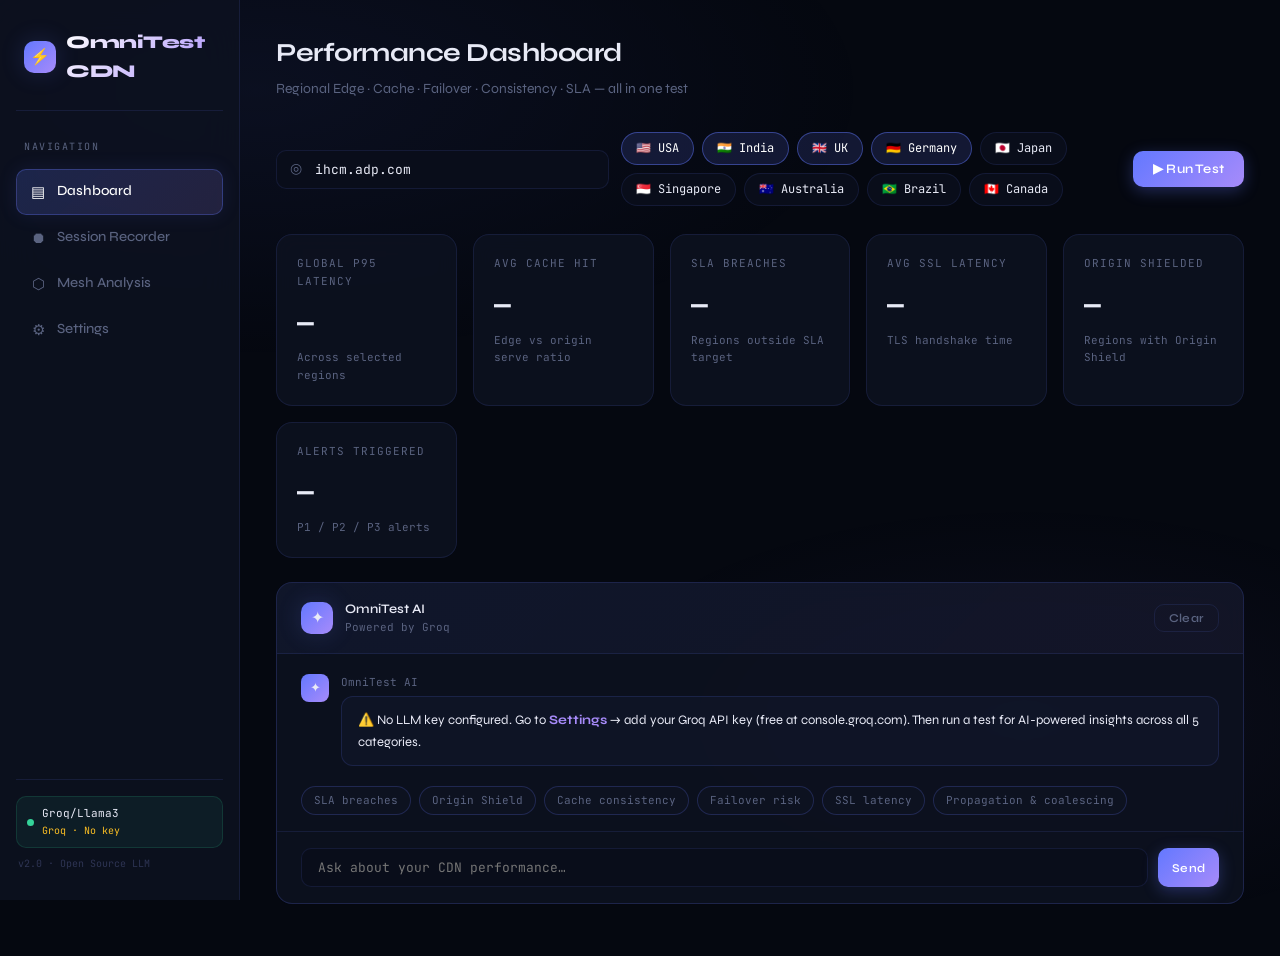
<file: index.html>
<!DOCTYPE html>
<html lang="en">
<head>
  <meta charset="UTF-8">
  <meta name="viewport" content="width=device-width, initial-scale=1.0">
  <title>OmniTest CDN — Dashboard</title>
  <link rel="stylesheet" href="/css/styles.css">
  <script src="https://cdn.plot.ly/plotly-2.27.0.min.js" defer></script>
</head>
<body>
<div class="app">
  <aside class="sidebar"></aside>
  <main class="main-content">

    <div class="page-header">
      <h1>Performance Dashboard</h1>
      <p>Regional Edge · Cache · Failover · Consistency · SLA — all in one test</p>
    </div>

    <!-- Controls -->
    <div class="controls-bar">
      <div class="input-wrap" style="flex:2;min-width:240px;">
        <span class="input-icon">◎</span>
        <input type="text" id="target-host" placeholder="ihcm.adp.com" value="ihcm.adp.com">
      </div>
      <div style="flex:3;">
        <div class="region-pills">
          <span class="region-pill" data-region="usa">🇺🇸 USA</span>
          <span class="region-pill" data-region="india">🇮🇳 India</span>
          <span class="region-pill" data-region="uk">🇬🇧 UK</span>
          <span class="region-pill" data-region="germany">🇩🇪 Germany</span>
          <span class="region-pill" data-region="japan">🇯🇵 Japan</span>
          <span class="region-pill" data-region="singapore">🇸🇬 Singapore</span>
          <span class="region-pill" data-region="australia">🇦🇺 Australia</span>
          <span class="region-pill" data-region="brazil">🇧🇷 Brazil</span>
          <span class="region-pill" data-region="canada">🇨🇦 Canada</span>
        </div>
      </div>
      <button id="run-test" class="btn btn-primary">▶ Run Test</button>
    </div>

    <!-- Top stats -->
    <div class="stats-grid">
      <div class="stat-card"><div class="stat-label">Global P95 Latency</div><div class="stat-value" id="stat-latency">—</div><div class="stat-delta">Across selected regions</div></div>
      <div class="stat-card"><div class="stat-label">Avg Cache Hit</div><div class="stat-value" id="stat-cache">—</div><div class="stat-delta">Edge vs origin serve ratio</div></div>
      <div class="stat-card"><div class="stat-label">SLA Breaches</div><div class="stat-value" id="stat-sla">—</div><div class="stat-delta">Regions outside SLA target</div></div>
      <div class="stat-card"><div class="stat-label">Avg SSL Latency</div><div class="stat-value" id="stat-ssl">—</div><div class="stat-delta">TLS handshake time</div></div>
      <div class="stat-card"><div class="stat-label">Origin Shielded</div><div class="stat-value" id="stat-shield">—</div><div class="stat-delta">Regions with Origin Shield</div></div>
      <div class="stat-card"><div class="stat-label">Alerts Triggered</div><div class="stat-value" id="stat-alerts">—</div><div class="stat-delta">P1 / P2 / P3 alerts</div></div>
    </div>

    <!-- AI Panel -->
    <div class="ai-panel">
      <div class="ai-panel-header">
        <div class="ai-avatar">✦</div>
        <div>
          <div class="ai-panel-title">OmniTest AI</div>
          <div class="ai-panel-subtitle" id="ai-provider-label">Powered by open-source LLM</div>
        </div>
        <div style="margin-left:auto;"><button class="btn btn-ghost btn-sm" onclick="document.getElementById('ai-messages').innerHTML=''">Clear</button></div>
      </div>
      <div class="ai-messages" id="ai-messages"></div>
      <div class="quick-chips">
        <span class="chip" data-q="Which regions have SLA breaches and what's causing them?">SLA breaches</span>
        <span class="chip" data-q="How is Origin Shield performing? Which regions need it enabled?">Origin Shield</span>
        <span class="chip" data-q="Are cache keys fragmented? How to fix consistency issues?">Cache consistency</span>
        <span class="chip" data-q="Which regions have failover risks? Check edge and origin health.">Failover risk</span>
        <span class="chip" data-q="What's the SSL latency breakdown? Any TLS optimisation opportunities?">SSL latency</span>
        <span class="chip" data-q="Summarise the cache propagation delays and request coalescing status.">Propagation & coalescing</span>
      </div>
      <div class="ai-input-bar">
        <input type="text" id="ai-input" placeholder="Ask about your CDN performance…">
        <button id="ai-send" class="btn btn-primary btn-sm">Send</button>
      </div>
    </div>

    <!-- Results tabs -->
    <div class="panel" id="results-panel" style="display:none;">
      <div class="panel-header">
        <div class="tabs" style="border:none;margin:0;">
          <span class="tab active" data-tab="edge">Edge Performance</span>
          <span class="tab" data-tab="cache">Cache & Origin</span>
          <span class="tab" data-tab="failover">Load & Failover</span>
          <span class="tab" data-tab="consistency">Consistency</span>
          <span class="tab" data-tab="sla">SLA & Observability</span>
        </div>
      </div>

      <!-- Tab: Edge Performance (Cat 1) -->
      <div class="tab-pane" id="pane-edge">
        <div class="panel-body" style="padding:0;">
          <div class="table-wrap"><table>
            <thead><tr><th>Region</th><th>P95 Latency</th><th>DNS</th><th>TCP</th><th>SSL/TLS ⭐</th><th>TTFB</th><th>Edge IP</th><th>Affinity</th><th>Grade</th></tr></thead>
            <tbody id="tbl-edge"><tr class="empty-row"><td colspan="9">Run a test to see results</td></tr></tbody>
          </table></div>
        </div>
      </div>

      <!-- Tab: Cache & Origin (Cat 2) -->
      <div class="tab-pane" id="pane-cache" style="display:none;">
        <div class="panel-body" style="padding:0;">
          <div class="table-wrap"><table>
            <thead><tr><th>Region</th><th>Cache Hit%</th><th>Warm Latency</th><th>Cold (Miss)</th><th>Origin Pull ⭐</th><th>Origin Shield ⭐</th><th>Shield Reduction</th><th>Geo-Block ⭐</th></tr></thead>
            <tbody id="tbl-cache"><tr class="empty-row"><td colspan="8">Run a test to see results</td></tr></tbody>
          </table></div>
        </div>
      </div>

      <!-- Tab: Load & Failover (Cat 3) -->
      <div class="tab-pane" id="pane-failover" style="display:none;">
        <div class="panel-body" style="padding:0;">
          <div class="table-wrap"><table>
            <thead><tr><th>Region</th><th>Concurrency</th><th>Overload</th><th>Isolation ⭐</th><th>Edge Health</th><th>Edge Failover ⭐</th><th>Origin Health</th><th>Origin Failover ⭐</th><th>SWR ⭐</th></tr></thead>
            <tbody id="tbl-failover"><tr class="empty-row"><td colspan="9">Run a test to see results</td></tr></tbody>
          </table></div>
        </div>
      </div>

      <!-- Tab: Consistency (Cat 4) -->
      <div class="tab-pane" id="pane-consistency" style="display:none;">
        <div class="panel-body" style="padding:0;">
          <div class="table-wrap"><table>
            <thead><tr><th>Region</th><th>Propagation Delay ⭐</th><th>Status</th><th>Cache Key Variants ⭐</th><th>Fragmented</th><th>Coalescing ⭐</th><th>Reqs Saved/100</th><th>Stampede ✓</th></tr></thead>
            <tbody id="tbl-consistency"><tr class="empty-row"><td colspan="8">Run a test to see results</td></tr></tbody>
          </table></div>
        </div>
      </div>

      <!-- Tab: SLA & Observability (Cat 5) -->
      <div class="tab-pane" id="pane-sla" style="display:none;">
        <div class="panel-body" style="padding:0;">
          <div class="table-wrap"><table>
            <thead><tr><th>Region</th><th>Availability</th><th>SLA Target</th><th>P95 vs SLA</th><th>SLA Status ⭐</th><th>Alert Level ⭐</th><th>RUM P50</th><th>RUM P75</th><th>RUM P99</th></tr></thead>
            <tbody id="tbl-sla"><tr class="empty-row"><td colspan="9">Run a test to see results</td></tr></tbody>
          </table></div>
        </div>
      </div>
    </div>

  </main>
</div>

<script src="/js/shared.js"></script>
<script src="/js/sidebar.js"></script>
<script src="/js/dashboard.js"></script>
<script>
  window.addEventListener('load', () => {
    const cfg = getSettings();
    const el = document.getElementById('ai-provider-label');
    if (el) el.textContent = `Powered by ${providerLabel(cfg.llm_provider)}`;
  });
</script>
</body>
</html>
</file>
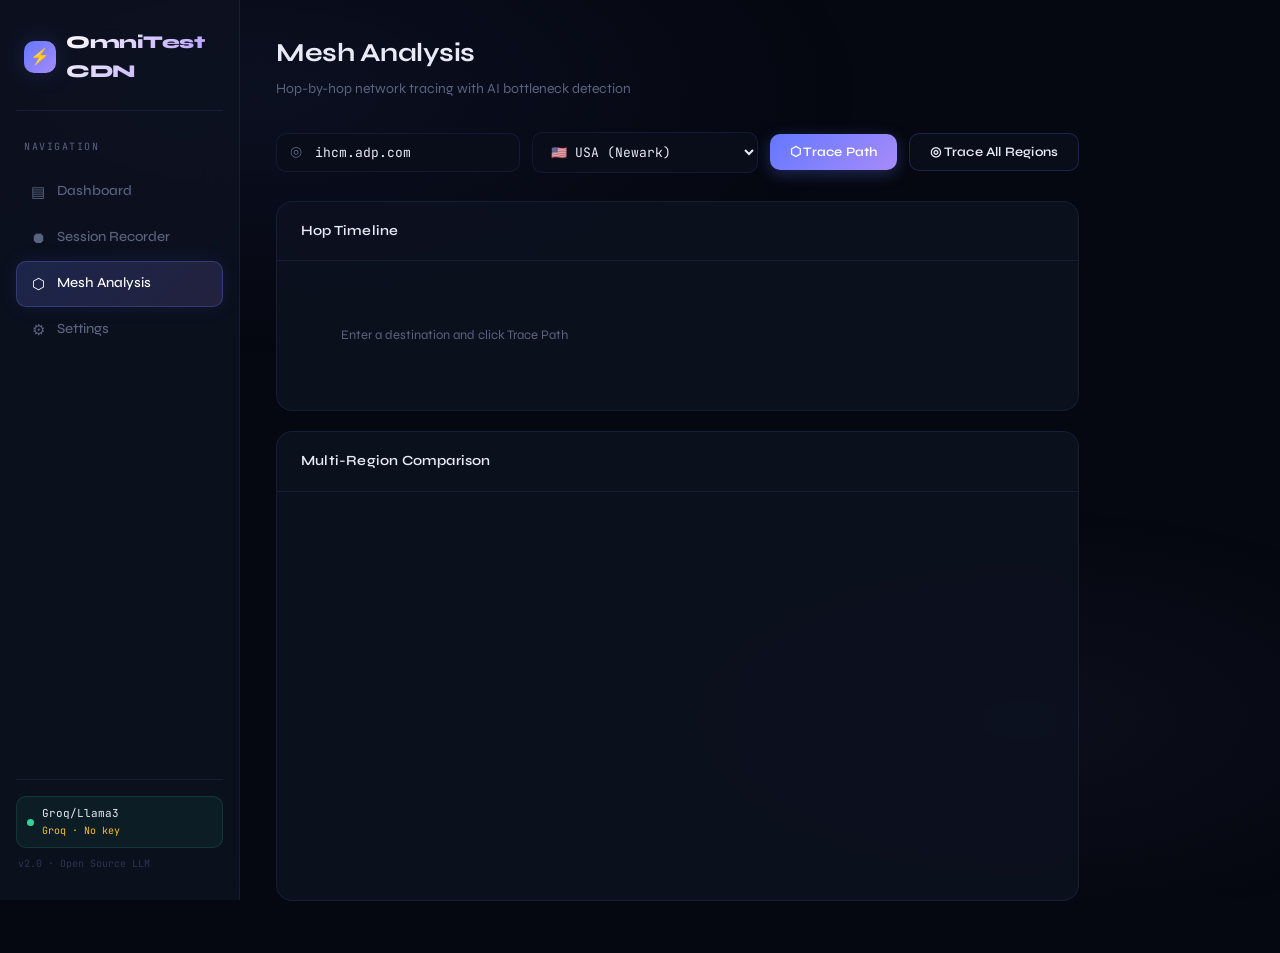
<file: mesh.html>
<!DOCTYPE html>
<html lang="en">
<head>
  <meta charset="UTF-8">
  <meta name="viewport" content="width=device-width, initial-scale=1.0">
  <title>OmniTest CDN — Mesh Analysis</title>
  <link rel="stylesheet" href="/css/styles.css">
  <script src="https://cdn.plot.ly/plotly-2.27.0.min.js" defer></script>
</head>
<body>
<div class="app">
  <aside class="sidebar"></aside>

  <main class="main-content">
    <div class="page-header">
      <h1>Mesh Analysis</h1>
      <p>Hop-by-hop network tracing with AI bottleneck detection</p>
    </div>

    <div class="controls-bar">
      <div class="input-wrap" style="flex:2;min-width:240px;">
        <span class="input-icon">◎</span>
        <input type="text" id="dest-host" placeholder="ihcm.adp.com or 23.44.231.10" value="ihcm.adp.com">
      </div>
      <div class="form-group" style="min-width:200px;">
        <select id="source-region">
          <option value="usa">🇺🇸 USA (Newark)</option>
          <option value="india">🇮🇳 India (Mumbai)</option>
          <option value="uk">🇬🇧 UK (London)</option>
          <option value="germany">🇩🇪 Germany (Frankfurt)</option>
          <option value="australia">🇦🇺 Australia (Sydney)</option>
          <option value="japan">🇯🇵 Japan (Tokyo)</option>
          <option value="singapore">🇸🇬 Singapore</option>
        </select>
      </div>
      <button id="trace-path" class="btn btn-primary">⬡ Trace Path</button>
      <button id="trace-mesh" class="btn btn-secondary">◎ Trace All Regions</button>
    </div>

    <!-- Hop Diagram -->
    <div class="panel">
      <div class="panel-header"><span class="panel-title">Hop Timeline</span></div>
      <div class="hop-diagram">
        <div class="hop-timeline" id="hop-timeline">
          <div style="padding:40px;text-align:center;color:var(--muted);font-size:13px;">Enter a destination and click Trace Path</div>
        </div>
      </div>
    </div>

    <!-- Bottleneck analysis -->
    <div id="bottleneck-analysis"></div>

    <!-- AI analysis -->
    <div id="mesh-ai"></div>

    <!-- Multi-region comparison chart -->
    <div class="panel">
      <div class="panel-header"><span class="panel-title">Multi-Region Comparison</span></div>
      <div class="panel-body">
        <div id="comparison-chart" style="height:360px;"></div>
      </div>
    </div>
  </main>
</div>

<script src="/js/shared.js"></script>
<script src="/js/sidebar.js"></script>
<script src="/js/mesh.js"></script>
</body>
</html>
</file>
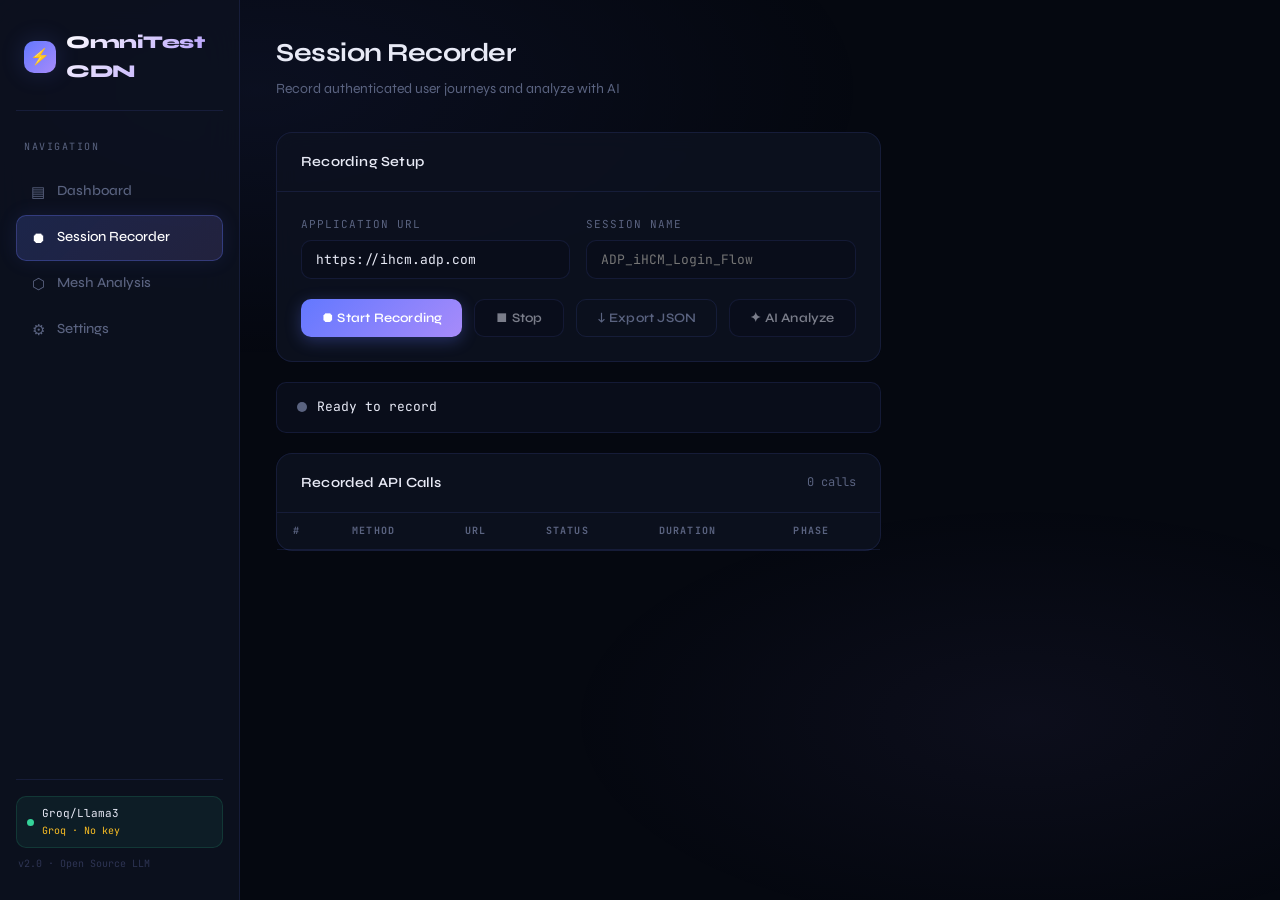
<file: recorder.html>
<!DOCTYPE html>
<html lang="en">
<head>
  <meta charset="UTF-8">
  <meta name="viewport" content="width=device-width, initial-scale=1.0">
  <title>OmniTest CDN — Session Recorder</title>
  <link rel="stylesheet" href="/css/styles.css">
</head>
<body>
<div class="app">
  <aside class="sidebar"></aside>

  <main class="main-content">
    <div class="page-header">
      <h1>Session Recorder</h1>
      <p>Record authenticated user journeys and analyze with AI</p>
    </div>

    <div class="panel">
      <div class="panel-header"><span class="panel-title">Recording Setup</span></div>
      <div class="panel-body">
        <div style="display:grid;grid-template-columns:1fr 1fr;gap:16px;margin-bottom:20px;">
          <div class="form-group">
            <label class="form-label">Application URL</label>
            <input type="text" id="app-url" placeholder="https://ihcm.adp.com" value="https://ihcm.adp.com">
          </div>
          <div class="form-group">
            <label class="form-label">Session Name</label>
            <input type="text" id="session-name" placeholder="ADP_iHCM_Login_Flow">
          </div>
        </div>
        <div style="display:flex;gap:12px;flex-wrap:wrap;">
          <button id="start-btn" class="btn btn-primary">⏺ Start Recording</button>
          <button id="stop-btn" class="btn btn-secondary" disabled>⏹ Stop</button>
          <button id="export-btn" class="btn btn-ghost" disabled>↓ Export JSON</button>
          <button id="analyze-btn" class="btn btn-secondary" disabled>✦ AI Analyze</button>
        </div>
      </div>
    </div>

    <div class="recording-status" id="rec-status">
      <div class="rec-dot"></div>
      <span id="status-text">Ready to record</span>
    </div>

    <!-- AI Analysis output -->
    <div class="panel" style="display:none;" id="ai-panel-wrapper">
      <div class="ai-panel-header">
        <div class="ai-avatar">✦</div>
        <div><div class="ai-panel-title">AI Session Analysis</div><div class="ai-panel-subtitle">Performance insights</div></div>
      </div>
      <div class="panel-body" id="ai-analysis"></div>
    </div>

    <div class="panel">
      <div class="panel-header">
        <span class="panel-title">Recorded API Calls</span>
        <span id="call-count" style="font-size:12px;color:var(--muted);font-family:var(--font-mono);">0 calls</span>
      </div>
      <div class="panel-body" style="padding:0;">
        <div class="table-wrap">
          <table>
            <thead>
              <tr>
                <th>#</th><th>Method</th><th>URL</th><th>Status</th><th>Duration</th><th>Phase</th>
              </tr>
            </thead>
            <tbody id="calls-body"></tbody>
          </table>
        </div>
      </div>
    </div>
  </main>
</div>

<script src="/js/shared.js"></script>
<script src="/js/sidebar.js"></script>
<script>
  // Show AI panel when analyze button is clicked
  document.addEventListener('DOMContentLoaded', () => {
    document.getElementById('analyze-btn')?.addEventListener('click', () => {
      document.getElementById('ai-panel-wrapper').style.display = 'block';
    });
    // Update call count
    const observer = new MutationObserver(() => {
      const rows = document.getElementById('calls-body')?.children.length || 0;
      const el = document.getElementById('call-count');
      if (el) el.textContent = `${rows} calls`;
    });
    const tbody = document.getElementById('calls-body');
    if (tbody) observer.observe(tbody, { childList: true });
  });
</script>
<script src="/js/recorder.js"></script>
</body>
</html>
</file>
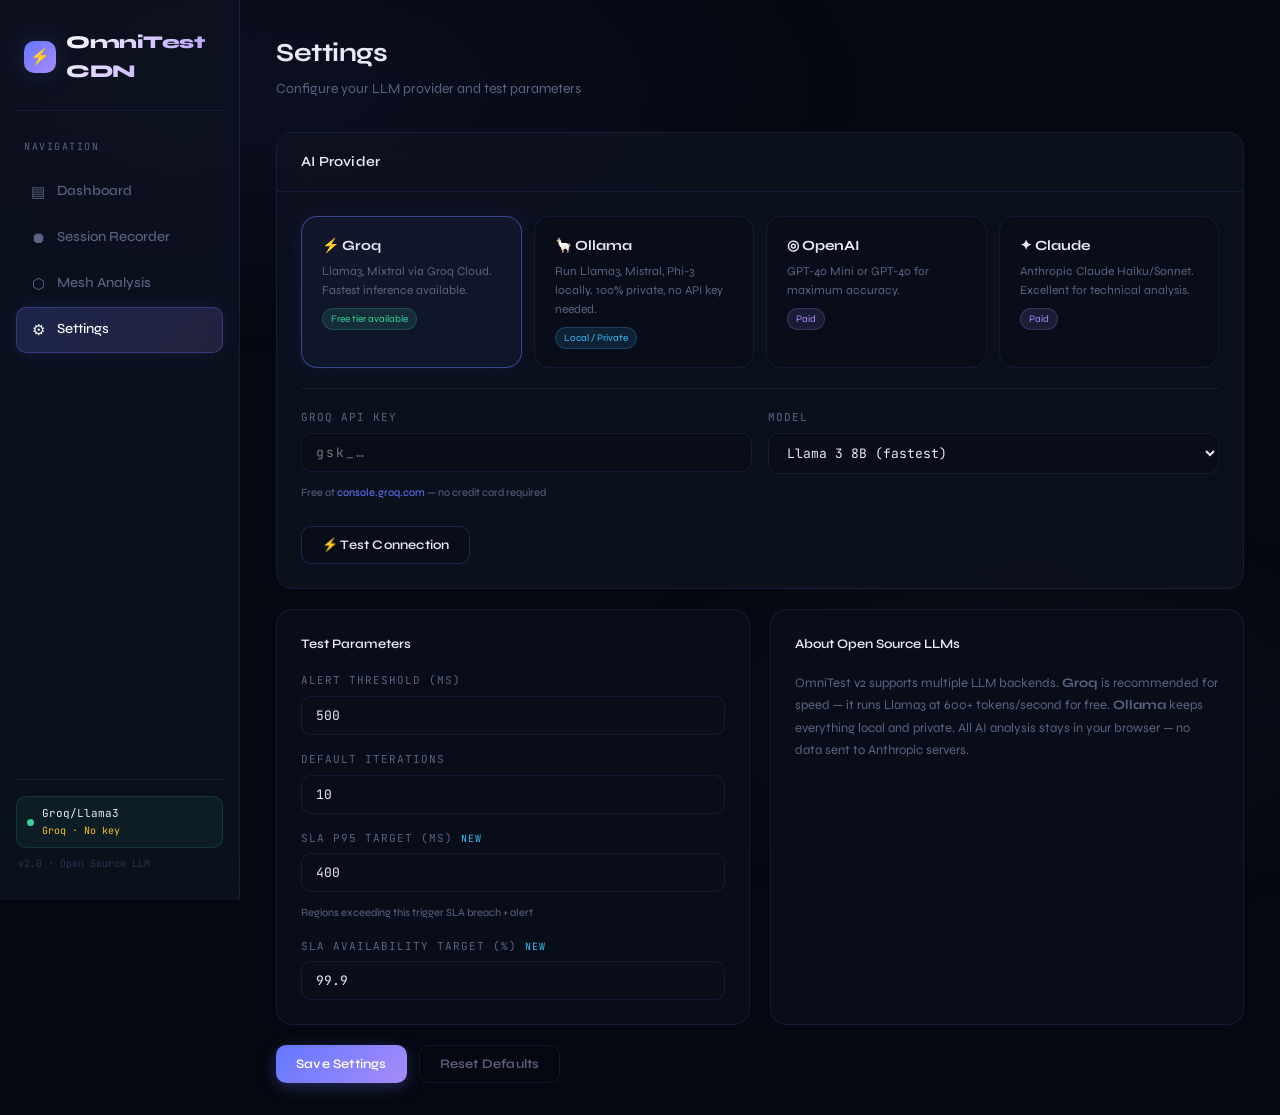
<file: settings.html>
<!DOCTYPE html>
<html lang="en">
<head>
  <meta charset="UTF-8">
  <meta name="viewport" content="width=device-width, initial-scale=1.0">
  <title>OmniTest CDN — Settings</title>
  <link rel="stylesheet" href="/css/styles.css">
  <style>
    .provider-card {
      background: var(--bg2); border: 1px solid var(--border);
      border-radius: var(--radius); padding: 18px 20px;
      cursor: pointer; transition: all 0.2s;
    }
    .provider-card:hover { border-color: var(--border2); }
    .provider-card.active { border-color: rgba(99,120,255,0.5); background: rgba(99,120,255,0.06); box-shadow: 0 0 20px rgba(99,120,255,0.08); }
    .provider-card-name { font-size: 14px; font-weight: 700; margin-bottom: 4px; }
    .provider-card-desc { font-size: 12px; color: var(--muted); }
    .provider-tag { font-size: 10px; padding: 2px 8px; border-radius: 99px; margin-top: 8px; display: inline-block; }
    .tag-free { background: rgba(52,211,153,0.12); color: var(--green); border: 1px solid rgba(52,211,153,0.2); }
    .tag-local { background: rgba(56,189,248,0.12); color: var(--accent3); border: 1px solid rgba(56,189,248,0.2); }
    .tag-cloud { background: rgba(167,139,250,0.12); color: var(--accent2); border: 1px solid rgba(167,139,250,0.2); }
    .provider-fields { margin-top: 20px; padding-top: 20px; border-top: 1px solid var(--border); }
    .key-hint { font-size: 11px; color: var(--muted); margin-top: 6px; }
    .key-hint a { color: var(--accent); text-decoration: none; }
    .key-hint a:hover { text-decoration: underline; }
    input[type="password"] { font-family: var(--font-mono); letter-spacing: 2px; }
  </style>
</head>
<body>
<div class="app">
  <aside class="sidebar"></aside>

  <main class="main-content">
    <div class="page-header">
      <h1>Settings</h1>
      <p>Configure your LLM provider and test parameters</p>
    </div>

    <input type="hidden" id="provider-input" value="groq">

    <!-- LLM Provider Selection -->
    <div class="panel" style="margin-bottom:20px;">
      <div class="panel-header"><span class="panel-title">AI Provider</span></div>
      <div class="panel-body">
        <div style="display:grid;grid-template-columns:repeat(auto-fill,minmax(200px,1fr));gap:12px;">

          <div class="provider-card" data-provider="groq">
            <div class="provider-card-name">⚡ Groq</div>
            <div class="provider-card-desc">Llama3, Mixtral via Groq Cloud. Fastest inference available.</div>
            <span class="provider-tag tag-free">Free tier available</span>
          </div>

          <div class="provider-card" data-provider="ollama">
            <div class="provider-card-name">🦙 Ollama</div>
            <div class="provider-card-desc">Run Llama3, Mistral, Phi-3 locally. 100% private, no API key needed.</div>
            <span class="provider-tag tag-local">Local / Private</span>
          </div>

          <div class="provider-card" data-provider="openai">
            <div class="provider-card-name">◎ OpenAI</div>
            <div class="provider-card-desc">GPT-4o Mini or GPT-4o for maximum accuracy.</div>
            <span class="provider-tag tag-cloud">Paid</span>
          </div>

          <div class="provider-card" data-provider="claude">
            <div class="provider-card-name">✦ Claude</div>
            <div class="provider-card-desc">Anthropic Claude Haiku/Sonnet. Excellent for technical analysis.</div>
            <span class="provider-tag tag-cloud">Paid</span>
          </div>
        </div>

        <!-- Provider-specific fields -->
        <div class="provider-fields">

          <!-- Groq -->
          <div id="fields-groq">
            <div class="llm-config-grid">
              <div class="form-group">
                <label class="form-label">Groq API Key</label>
                <input type="password" id="groq-key" placeholder="gsk_…">
                <div class="key-hint">Free at <a href="https://console.groq.com" target="_blank">console.groq.com</a> — no credit card required</div>
              </div>
              <div class="form-group">
                <label class="form-label">Model</label>
                <select id="groq-model">
                  <option value="llama3-8b-8192">Llama 3 8B (fastest)</option>
                  <option value="llama3-70b-8192">Llama 3 70B (smarter)</option>
                  <option value="mixtral-8x7b-32768">Mixtral 8x7B (32k ctx)</option>
                  <option value="gemma-7b-it">Gemma 7B</option>
                </select>
              </div>
            </div>
          </div>

          <!-- Ollama -->
          <div id="fields-ollama" style="display:none;">
            <div class="llm-config-grid">
              <div class="form-group">
                <label class="form-label">Ollama URL</label>
                <input type="text" id="ollama-url" placeholder="http://localhost:11434">
                <div class="key-hint">Run <code class="code">ollama serve</code> locally. Install from <a href="https://ollama.com" target="_blank">ollama.com</a></div>
              </div>
              <div class="form-group">
                <label class="form-label">Model</label>
                <input type="text" id="ollama-model" placeholder="llama3:8b">
                <div class="key-hint">Pull with <code class="code">ollama pull llama3:8b</code></div>
              </div>
            </div>
            <div style="margin-top:16px;padding:14px;background:rgba(56,189,248,0.05);border:1px solid rgba(56,189,248,0.15);border-radius:12px;font-size:12px;color:var(--muted);">
              ℹ️ For Ollama to work from this browser, you need CORS enabled: <code class="code">OLLAMA_ORIGINS=* ollama serve</code>
            </div>
          </div>

          <!-- OpenAI -->
          <div id="fields-openai" style="display:none;">
            <div class="llm-config-grid">
              <div class="form-group">
                <label class="form-label">OpenAI API Key</label>
                <input type="password" id="openai-key" placeholder="sk-…">
                <div class="key-hint">From <a href="https://platform.openai.com/api-keys" target="_blank">platform.openai.com</a></div>
              </div>
              <div class="form-group">
                <label class="form-label">Model</label>
                <select id="openai-model">
                  <option value="gpt-4o-mini">GPT-4o Mini (cheap)</option>
                  <option value="gpt-4o">GPT-4o (best)</option>
                  <option value="gpt-3.5-turbo">GPT-3.5 Turbo</option>
                </select>
              </div>
            </div>
          </div>

          <!-- Claude -->
          <div id="fields-claude" style="display:none;">
            <div class="llm-config-grid">
              <div class="form-group">
                <label class="form-label">Anthropic API Key</label>
                <input type="password" id="claude-key" placeholder="sk-ant-…">
                <div class="key-hint">From <a href="https://console.anthropic.com" target="_blank">console.anthropic.com</a></div>
              </div>
              <div class="form-group">
                <label class="form-label">Model</label>
                <select id="claude-model">
                  <option value="claude-haiku-3-5-20241022">Claude Haiku 3.5 (fast)</option>
                  <option value="claude-sonnet-4-5">Claude Sonnet 4.5</option>
                </select>
              </div>
            </div>
          </div>

        </div><!-- /provider-fields -->

        <div style="display:flex;gap:12px;margin-top:24px;">
          <button id="test-btn" class="btn btn-secondary">⚡ Test Connection</button>
        </div>
      </div>
    </div>

    <!-- Test Parameters -->
    <div class="settings-grid">
      <div class="settings-section">
        <h3>Test Parameters</h3>
        <div class="setting-row">
          <label class="form-label">Alert Threshold (ms)</label>
          <input type="number" id="alert-threshold" value="500" min="50" max="5000">
        </div>
        <div class="setting-row">
          <label class="form-label">Default Iterations</label>
          <input type="number" id="iterations" value="10" min="1" max="100">
        </div>
        <div class="setting-row">
          <label class="form-label">SLA P95 Target (ms) <span style="color:var(--accent3);font-size:10px;">NEW</span></label>
          <input type="number" id="sla-p95" value="400" min="50" max="5000">
          <div class="key-hint">Regions exceeding this trigger SLA breach + alert</div>
        </div>
        <div class="setting-row">
          <label class="form-label">SLA Availability Target (%) <span style="color:var(--accent3);font-size:10px;">NEW</span></label>
          <input type="number" id="sla-avail" value="99.9" min="90" max="100" step="0.1">
        </div>
      </div>
      <div class="settings-section">
        <h3>About Open Source LLMs</h3>
        <p style="font-size:13px;color:var(--muted);line-height:1.7;">
          OmniTest v2 supports multiple LLM backends. <strong>Groq</strong> is recommended for speed — 
          it runs Llama3 at 600+ tokens/second for free. <strong>Ollama</strong> keeps everything 
          local and private. All AI analysis stays in your browser — no data sent to Anthropic servers.
        </p>
      </div>
    </div>

    <div class="settings-actions">
      <button id="save-btn" class="btn btn-primary">Save Settings</button>
      <button id="reset-btn" class="btn btn-ghost">Reset Defaults</button>
    </div>

  </main>
</div>

<script src="/js/shared.js"></script>
<script src="/js/sidebar.js"></script>
<script src="/js/settings.js"></script>
</body>
</html>
</file>
<file: css/styles.css>
@import url('https://fonts.googleapis.com/css2?family=JetBrains+Mono:wght@300;400;500;600;700&family=Syne:wght@400;500;600;700;800&display=swap');

*, *::before, *::after { margin: 0; padding: 0; box-sizing: border-box; }

:root {
  --bg:          #050810;
  --bg2:         #090d1a;
  --bg3:         #0d1220;
  --panel:       rgba(13,18,32,0.85);
  --border:      rgba(99,120,255,0.12);
  --border2:     rgba(99,120,255,0.22);
  --text:        #e8eaf6;
  --muted:       #5a6380;
  --dim:         #2e3554;
  --accent:      #6378ff;
  --accent2:     #a78bfa;
  --accent3:     #38bdf8;
  --green:       #34d399;
  --yellow:      #fbbf24;
  --red:         #f87171;
  --glow:        0 0 24px rgba(99,120,255,0.18);
  --glow2:       0 0 48px rgba(99,120,255,0.1);
  --radius:      16px;
  --radius-sm:   10px;
  --font-mono:   'JetBrains Mono', monospace;
  --font-sans:   'Syne', sans-serif;
}

html { scroll-behavior: smooth; }

body {
  font-family: var(--font-sans);
  background: var(--bg);
  color: var(--text);
  line-height: 1.6;
  overflow-x: hidden;
}

body::before {
  content: '';
  position: fixed;
  inset: 0;
  background:
    radial-gradient(ellipse 80% 50% at 20% 10%, rgba(99,120,255,0.07) 0%, transparent 60%),
    radial-gradient(ellipse 60% 40% at 80% 80%, rgba(167,139,250,0.05) 0%, transparent 60%);
  pointer-events: none;
  z-index: 0;
}

/* ── Scrollbar ── */
::-webkit-scrollbar { width: 6px; height: 6px; }
::-webkit-scrollbar-track { background: var(--bg2); }
::-webkit-scrollbar-thumb { background: var(--dim); border-radius: 99px; }
::-webkit-scrollbar-thumb:hover { background: var(--accent); }

/* ── Layout ── */
.app { display: flex; min-height: 100vh; position: relative; z-index: 1; }

/* ── Sidebar ── */
.sidebar {
  position: fixed; left: 0; top: 0;
  width: 240px; height: 100%;
  background: var(--panel);
  border-right: 1px solid var(--border);
  backdrop-filter: blur(20px);
  padding: 28px 16px;
  display: flex; flex-direction: column; gap: 8px;
  z-index: 200;
}

.logo {
  font-family: var(--font-sans);
  font-weight: 800;
  font-size: 18px;
  letter-spacing: -0.5px;
  padding: 0 8px 24px;
  border-bottom: 1px solid var(--border);
  margin-bottom: 8px;
  display: flex; align-items: center; gap: 10px;
}
.logo-icon {
  width: 32px; height: 32px;
  background: linear-gradient(135deg, var(--accent), var(--accent2));
  border-radius: 10px;
  display: flex; align-items: center; justify-content: center;
  font-size: 16px;
  box-shadow: var(--glow);
  flex-shrink: 0;
}
.logo-text { background: linear-gradient(135deg, #fff, var(--accent2)); -webkit-background-clip: text; background-clip: text; color: transparent; }

.nav-section { font-size: 10px; letter-spacing: 1.5px; text-transform: uppercase; color: var(--muted); padding: 12px 8px 6px; font-family: var(--font-mono); }

.sidebar nav a {
  display: flex; align-items: center; gap: 10px;
  padding: 10px 12px;
  border-radius: var(--radius-sm);
  color: var(--muted);
  text-decoration: none;
  font-size: 14px; font-weight: 500;
  transition: all 0.2s;
  border: 1px solid transparent;
}
.sidebar nav a:hover { color: var(--text); background: rgba(99,120,255,0.06); }
.sidebar nav a.active {
  color: white;
  background: linear-gradient(135deg, rgba(99,120,255,0.2), rgba(167,139,250,0.15));
  border-color: rgba(99,120,255,0.3);
  box-shadow: 0 0 20px rgba(99,120,255,0.1);
}
.nav-icon { width: 18px; text-align: center; font-size: 15px; }

.sidebar-footer {
  margin-top: auto; padding-top: 16px; border-top: 1px solid var(--border);
  font-size: 11px; color: var(--muted); font-family: var(--font-mono);
}
.llm-badge {
  display: flex; align-items: center; gap: 8px;
  padding: 8px 10px; border-radius: var(--radius-sm);
  background: rgba(52,211,153,0.07); border: 1px solid rgba(52,211,153,0.15);
  margin-bottom: 8px;
}
.llm-dot { width: 7px; height: 7px; border-radius: 50%; background: var(--green); animation: pulse 2s infinite; }
@keyframes pulse { 0%,100%{opacity:1;} 50%{opacity:0.4;} }

/* ── Main ── */
.main-content { margin-left: 240px; padding: 32px 36px; min-height: 100vh; }

/* ── Page Header ── */
.page-header { margin-bottom: 32px; }
.page-header h1 { font-size: 26px; font-weight: 700; letter-spacing: -0.5px; }
.page-header p { color: var(--muted); font-size: 14px; margin-top: 4px; }

/* ── Controls Bar ── */
.controls-bar {
  display: flex; gap: 12px; align-items: center;
  flex-wrap: wrap; margin-bottom: 28px;
}
.input-wrap { position: relative; flex: 1; min-width: 200px; }
.input-wrap .input-icon { position: absolute; left: 14px; top: 50%; transform: translateY(-50%); color: var(--muted); font-size: 14px; pointer-events: none; }

input[type="text"], input[type="number"], input[type="password"], select, textarea {
  width: 100%;
  background: var(--bg2);
  border: 1px solid var(--border);
  border-radius: var(--radius-sm);
  color: var(--text);
  font-family: var(--font-mono);
  font-size: 13px;
  padding: 10px 14px;
  outline: none;
  transition: border-color 0.2s, box-shadow 0.2s;
}
.input-wrap input { padding-left: 38px; }
input:focus, select:focus, textarea:focus {
  border-color: rgba(99,120,255,0.5);
  box-shadow: 0 0 0 3px rgba(99,120,255,0.08);
}
select option { background: var(--bg2); }
select[multiple] { height: auto; }

/* Buttons */
.btn {
  display: inline-flex; align-items: center; gap: 8px;
  padding: 10px 20px; border-radius: var(--radius-sm);
  font-family: var(--font-sans); font-size: 13px; font-weight: 600;
  cursor: pointer; border: none; transition: all 0.2s;
  white-space: nowrap; letter-spacing: 0.2px;
}
.btn-primary {
  background: linear-gradient(135deg, var(--accent), var(--accent2));
  color: white; box-shadow: 0 4px 16px rgba(99,120,255,0.3);
}
.btn-primary:hover { transform: translateY(-1px); box-shadow: 0 6px 20px rgba(99,120,255,0.4); }
.btn-primary:disabled { opacity: 0.5; transform: none; cursor: not-allowed; }
.btn-secondary {
  background: var(--bg2); color: var(--text);
  border: 1px solid var(--border2);
}
.btn-secondary:hover { border-color: rgba(99,120,255,0.4); background: var(--bg3); }
.btn-secondary:disabled { opacity: 0.5; cursor: not-allowed; }
.btn-ghost { background: transparent; color: var(--muted); border: 1px solid var(--border); }
.btn-ghost:hover { color: var(--text); border-color: var(--border2); }
.btn-sm { padding: 6px 14px; font-size: 12px; }
.btn-danger { background: rgba(248,113,113,0.15); color: var(--red); border: 1px solid rgba(248,113,113,0.25); }
.btn-danger:hover { background: rgba(248,113,113,0.25); }

/* Spinning loader in button */
.btn .spinner { width: 14px; height: 14px; border: 2px solid rgba(255,255,255,0.3); border-top-color: white; border-radius: 50%; animation: spin 0.7s linear infinite; }
@keyframes spin { to { transform: rotate(360deg); } }

/* ── Stats Grid ── */
.stats-grid { display: grid; grid-template-columns: repeat(auto-fit, minmax(180px, 1fr)); gap: 16px; margin-bottom: 24px; }
.stat-card {
  background: var(--panel); border: 1px solid var(--border);
  border-radius: var(--radius); padding: 20px;
  backdrop-filter: blur(10px);
  transition: border-color 0.2s, transform 0.2s;
}
.stat-card:hover { border-color: var(--border2); transform: translateY(-2px); }
.stat-label { font-size: 11px; text-transform: uppercase; letter-spacing: 1px; color: var(--muted); font-family: var(--font-mono); margin-bottom: 10px; }
.stat-value { font-size: 28px; font-weight: 700; font-family: var(--font-mono); letter-spacing: -1px; }
.stat-value.good { color: var(--green); }
.stat-value.warn { color: var(--yellow); }
.stat-value.bad  { color: var(--red); }
.stat-delta { font-size: 11px; color: var(--muted); margin-top: 4px; font-family: var(--font-mono); }

/* ── Panel / Card ── */
.panel {
  background: var(--panel); border: 1px solid var(--border);
  border-radius: var(--radius); backdrop-filter: blur(10px);
  margin-bottom: 20px;
}
.panel-header {
  display: flex; align-items: center; justify-content: space-between;
  padding: 18px 24px; border-bottom: 1px solid var(--border);
}
.panel-title { font-size: 14px; font-weight: 600; letter-spacing: 0.2px; }
.panel-body { padding: 24px; }

/* ── AI Chat Panel ── */
.ai-panel {
  background: var(--panel); border: 1px solid rgba(99,120,255,0.2);
  border-radius: var(--radius); backdrop-filter: blur(10px);
  margin-bottom: 20px; overflow: hidden;
}
.ai-panel-header {
  display: flex; align-items: center; gap: 12px;
  padding: 16px 24px; border-bottom: 1px solid var(--border);
  background: linear-gradient(135deg, rgba(99,120,255,0.06), rgba(167,139,250,0.04));
}
.ai-avatar {
  width: 32px; height: 32px; border-radius: 10px;
  background: linear-gradient(135deg, var(--accent), var(--accent2));
  display: flex; align-items: center; justify-content: center;
  font-size: 16px; flex-shrink: 0; box-shadow: var(--glow);
}
.ai-panel-title { font-size: 13px; font-weight: 600; }
.ai-panel-subtitle { font-size: 11px; color: var(--muted); font-family: var(--font-mono); }

.ai-messages {
  padding: 20px 24px;
  max-height: 420px;
  overflow-y: auto;
  display: flex; flex-direction: column; gap: 16px;
}
.ai-message { display: flex; gap: 12px; animation: fadeUp 0.3s ease; }
@keyframes fadeUp { from { opacity: 0; transform: translateY(8px); } to { opacity: 1; transform: translateY(0); } }

.msg-avatar {
  width: 28px; height: 28px; border-radius: 8px; flex-shrink: 0;
  display: flex; align-items: center; justify-content: center; font-size: 13px;
}
.msg-avatar.ai { background: linear-gradient(135deg, var(--accent), var(--accent2)); }
.msg-avatar.user { background: var(--bg3); border: 1px solid var(--border2); }

.msg-content { flex: 1; }
.msg-name { font-size: 11px; color: var(--muted); font-family: var(--font-mono); margin-bottom: 4px; }
.msg-text {
  font-size: 13px; line-height: 1.7; color: var(--text);
  background: var(--bg2); border: 1px solid var(--border);
  border-radius: 12px; padding: 12px 16px;
}
.msg-text.ai { border-color: rgba(99,120,255,0.15); background: rgba(99,120,255,0.04); }
.msg-text ul { padding-left: 18px; margin-top: 6px; }
.msg-text li { margin: 4px 0; }
.msg-text strong { color: var(--accent2); }
.msg-text code { font-family: var(--font-mono); font-size: 12px; background: var(--bg3); padding: 1px 6px; border-radius: 4px; color: var(--accent3); }

.ai-thinking {
  display: flex; gap: 5px; align-items: center; padding: 12px 16px;
  background: rgba(99,120,255,0.04); border: 1px solid rgba(99,120,255,0.15);
  border-radius: 12px;
}
.ai-thinking span { width: 6px; height: 6px; border-radius: 50%; background: var(--accent); animation: bounce 1.2s infinite; }
.ai-thinking span:nth-child(2) { animation-delay: 0.2s; background: var(--accent2); }
.ai-thinking span:nth-child(3) { animation-delay: 0.4s; background: var(--accent3); }
@keyframes bounce { 0%,100%{transform:translateY(0);opacity:0.5;} 50%{transform:translateY(-5px);opacity:1;} }

.ai-input-bar {
  display: flex; gap: 10px;
  padding: 16px 24px; border-top: 1px solid var(--border);
}
.ai-input-bar input { flex: 1; }
.ai-input-bar input { padding: 10px 16px; }

/* Quick question chips */
.quick-chips { display: flex; gap: 8px; flex-wrap: wrap; padding: 0 24px 16px; }
.chip {
  font-size: 11px; padding: 5px 12px; border-radius: 99px;
  background: var(--bg3); border: 1px solid var(--border2);
  color: var(--muted); cursor: pointer; transition: all 0.2s;
  font-family: var(--font-mono);
}
.chip:hover { color: var(--text); border-color: rgba(99,120,255,0.4); background: rgba(99,120,255,0.08); }

/* ── Performance Table ── */
.table-wrap { overflow-x: auto; }
table { width: 100%; border-collapse: collapse; font-size: 13px; }
thead th {
  text-align: left; padding: 10px 16px;
  font-size: 10px; text-transform: uppercase; letter-spacing: 1.2px;
  color: var(--muted); font-family: var(--font-mono);
  border-bottom: 1px solid var(--border);
  white-space: nowrap;
}
tbody tr { border-bottom: 1px solid rgba(99,120,255,0.05); transition: background 0.15s; }
tbody tr:hover { background: rgba(99,120,255,0.04); }
tbody td { padding: 12px 16px; font-family: var(--font-mono); font-size: 12px; vertical-align: middle; }
.td-name { font-family: var(--font-sans); font-size: 13px; font-weight: 500; }
.empty-row td { text-align: center; color: var(--muted); padding: 40px; }

/* Latency bar */
.latency-bar-wrap { display: flex; align-items: center; gap: 10px; }
.latency-bar { height: 4px; border-radius: 2px; flex: 1; max-width: 80px; background: var(--bg3); overflow: hidden; }
.latency-bar-fill { height: 100%; border-radius: 2px; transition: width 0.6s ease; }

/* Badge */
.badge {
  display: inline-block; padding: 3px 10px; border-radius: 99px;
  font-size: 11px; font-weight: 600; font-family: var(--font-mono);
  letter-spacing: 0.3px;
}
.badge-A, .badge-Aplus { background: rgba(52,211,153,0.12); color: var(--green); border: 1px solid rgba(52,211,153,0.2); }
.badge-B { background: rgba(251,191,36,0.12); color: var(--yellow); border: 1px solid rgba(251,191,36,0.2); }
.badge-C, .badge-D { background: rgba(248,113,113,0.12); color: var(--red); border: 1px solid rgba(248,113,113,0.2); }

/* ── LLM Config Panel ── */
.llm-config-grid { display: grid; grid-template-columns: 1fr 1fr; gap: 16px; }
.form-group { display: flex; flex-direction: column; gap: 6px; }
.form-label { font-size: 11px; text-transform: uppercase; letter-spacing: 1px; color: var(--muted); font-family: var(--font-mono); }

/* ── Model Cards ── */
.model-grid { display: grid; grid-template-columns: repeat(auto-fill, minmax(200px, 1fr)); gap: 12px; margin-top: 16px; }
.model-card {
  background: var(--bg2); border: 1px solid var(--border);
  border-radius: var(--radius-sm); padding: 16px;
  cursor: pointer; transition: all 0.2s;
}
.model-card:hover { border-color: var(--border2); }
.model-card.active { border-color: rgba(99,120,255,0.5); background: rgba(99,120,255,0.06); }
.model-card-name { font-size: 13px; font-weight: 600; font-family: var(--font-mono); margin-bottom: 4px; }
.model-card-desc { font-size: 11px; color: var(--muted); }
.model-card-badge { font-size: 10px; margin-top: 8px; }

/* ── Hop Trace ── */
.hop-timeline { display: flex; align-items: center; flex-wrap: wrap; gap: 0; padding: 24px; overflow-x: auto; }
.hop-node {
  background: var(--bg2); border: 1px solid var(--border);
  border-radius: var(--radius-sm); padding: 14px 16px;
  text-align: center; min-width: 110px; position: relative;
  transition: all 0.2s;
}
.hop-node:hover { border-color: var(--border2); transform: translateY(-2px); }
.hop-node.bottleneck { border-color: rgba(248,113,113,0.4); background: rgba(248,113,113,0.05); }
.hop-latency { font-size: 18px; font-weight: 700; font-family: var(--font-mono); margin: 6px 0; }
.hop-arrow { color: var(--muted); font-size: 18px; padding: 0 6px; flex-shrink: 0; }

/* ── Recorder ── */
.recording-status {
  display: flex; align-items: center; gap: 10px;
  padding: 14px 20px; border-radius: var(--radius-sm);
  background: var(--bg2); border: 1px solid var(--border);
  margin-bottom: 20px; font-family: var(--font-mono); font-size: 13px;
}
.rec-dot { width: 10px; height: 10px; border-radius: 50%; background: var(--muted); flex-shrink: 0; }
.recording-status.recording .rec-dot { background: var(--red); animation: pulse 1s infinite; }
.recording-status.recording { border-color: rgba(248,113,113,0.25); background: rgba(248,113,113,0.04); }

/* ── Settings ── */
.settings-grid { display: grid; grid-template-columns: 1fr 1fr; gap: 20px; }
.settings-section { background: var(--bg2); border: 1px solid var(--border); border-radius: var(--radius); padding: 24px; }
.settings-section h3 { font-size: 13px; font-weight: 600; margin-bottom: 18px; color: var(--text); }
.setting-row { display: flex; flex-direction: column; gap: 6px; margin-bottom: 16px; }
.setting-row:last-child { margin-bottom: 0; }
.settings-actions { display: flex; gap: 12px; margin-top: 20px; }
.switch-row { display: flex; align-items: center; justify-content: space-between; padding: 10px 0; }

/* Toggle switch */
.toggle { position: relative; width: 40px; height: 22px; flex-shrink: 0; }
.toggle input { opacity: 0; width: 0; height: 0; }
.toggle-slider {
  position: absolute; inset: 0; cursor: pointer;
  background: var(--bg3); border: 1px solid var(--border2);
  border-radius: 99px; transition: 0.2s;
}
.toggle-slider::before {
  content: ''; position: absolute; width: 16px; height: 16px;
  left: 2px; top: 2px; border-radius: 50%;
  background: var(--muted); transition: 0.2s;
}
.toggle input:checked + .toggle-slider { background: rgba(99,120,255,0.3); border-color: var(--accent); }
.toggle input:checked + .toggle-slider::before { transform: translateX(18px); background: var(--accent); }

/* ── Toast ── */
.toast-container { position: fixed; bottom: 24px; right: 24px; z-index: 9999; display: flex; flex-direction: column; gap: 10px; }
.toast {
  padding: 12px 20px; border-radius: var(--radius-sm);
  font-size: 13px; font-family: var(--font-mono);
  backdrop-filter: blur(20px); box-shadow: 0 8px 32px rgba(0,0,0,0.4);
  animation: slideUp 0.3s ease, fadeOut 0.3s ease 2.7s forwards;
  border: 1px solid var(--border2);
  max-width: 360px;
}
@keyframes slideUp { from { opacity:0; transform: translateY(12px); } to { opacity:1; transform: translateY(0); } }
@keyframes fadeOut { to { opacity:0; } }
.toast.success { background: rgba(52,211,153,0.1); border-color: rgba(52,211,153,0.3); color: var(--green); }
.toast.error   { background: rgba(248,113,113,0.1); border-color: rgba(248,113,113,0.3); color: var(--red); }
.toast.info    { background: rgba(99,120,255,0.1); border-color: rgba(99,120,255,0.3); color: var(--accent2); }

/* ── Select group ── */
.region-pills { display: flex; gap: 8px; flex-wrap: wrap; }
.region-pill {
  padding: 6px 14px; border-radius: 99px;
  background: var(--bg2); border: 1px solid var(--border);
  font-size: 12px; cursor: pointer; transition: all 0.2s;
  font-family: var(--font-mono); user-select: none;
}
.region-pill.selected { background: rgba(99,120,255,0.15); border-color: rgba(99,120,255,0.45); color: white; }
.region-pill:hover:not(.selected) { border-color: var(--border2); }

/* ── Plotly overrides ── */
.js-plotly-plot .plotly .modebar { display: none !important; }

/* ── Tabs ── */
.tabs { display: flex; gap: 4px; border-bottom: 1px solid var(--border); margin-bottom: 20px; }
.tab {
  padding: 10px 18px; font-size: 13px; font-weight: 500;
  color: var(--muted); cursor: pointer; border-bottom: 2px solid transparent;
  margin-bottom: -1px; transition: all 0.2s;
}
.tab:hover { color: var(--text); }
.tab.active { color: var(--text); border-bottom-color: var(--accent); }

/* ── Misc ── */
.divider { border: none; border-top: 1px solid var(--border); margin: 20px 0; }
.code { font-family: var(--font-mono); font-size: 12px; background: var(--bg3); color: var(--accent3); padding: 2px 7px; border-radius: 4px; }
.text-muted { color: var(--muted); }
.text-sm { font-size: 12px; }
.flex { display: flex; }
.items-center { align-items: center; }
.gap-8 { gap: 8px; }
.gap-12 { gap: 12px; }
.gap-16 { gap: 16px; }
.mt-8 { margin-top: 8px; }
.mt-16 { margin-top: 16px; }
.mt-24 { margin-top: 24px; }
.full-width { width: 100%; }
.text-center { text-align: center; }

/* ── Animations ── */
@keyframes shimmer {
  0% { background-position: -400px 0; }
  100% { background-position: 400px 0; }
}
.skeleton {
  background: linear-gradient(90deg, var(--bg2) 25%, var(--bg3) 50%, var(--bg2) 75%);
  background-size: 400px 100%;
  animation: shimmer 1.4s infinite;
  border-radius: 6px;
}

/* ── Responsive ── */
@media (max-width: 900px) {
  .sidebar { width: 60px; padding: 16px 8px; }
  .logo-text, .nav-section, .sidebar nav a span, .sidebar-footer { display: none; }
  .sidebar nav a { justify-content: center; }
  .main-content { margin-left: 60px; padding: 20px 16px; }
  .settings-grid { grid-template-columns: 1fr; }
  .llm-config-grid { grid-template-columns: 1fr; }
}

/* ── PDCA additions ─────────────────────────────────────────────────── */

/* Stats grid — 6 cards */
.stats-grid { grid-template-columns: repeat(auto-fit, minmax(160px, 1fr)); }

/* Table ⭐ header indicator */
thead th:has(span) { }

/* Tab pane */
.tab-pane { }

/* Availability pill */
.avail-good { color: var(--green); }
.avail-warn { color: var(--yellow); }
.avail-bad  { color: var(--red); }

/* SWR badge override */
.badge-swr  { background: rgba(56,189,248,0.1); color: var(--accent3); border: 1px solid rgba(56,189,248,0.2); }

/* Alert level pill */
.alert-p1 { background: rgba(248,113,113,0.15); color: var(--red);    border:1px solid rgba(248,113,113,0.3); }
.alert-p2 { background: rgba(251,191,36,0.15);  color: var(--yellow); border:1px solid rgba(251,191,36,0.3); }
.alert-p3 { background: rgba(56,189,248,0.12);  color: var(--accent3);border:1px solid rgba(56,189,248,0.2); }

/* Make table horizontally scrollable on narrow screens */
@media (max-width: 1200px) {
  .table-wrap { overflow-x: auto; }
  table { min-width: 800px; }
}
</file>
